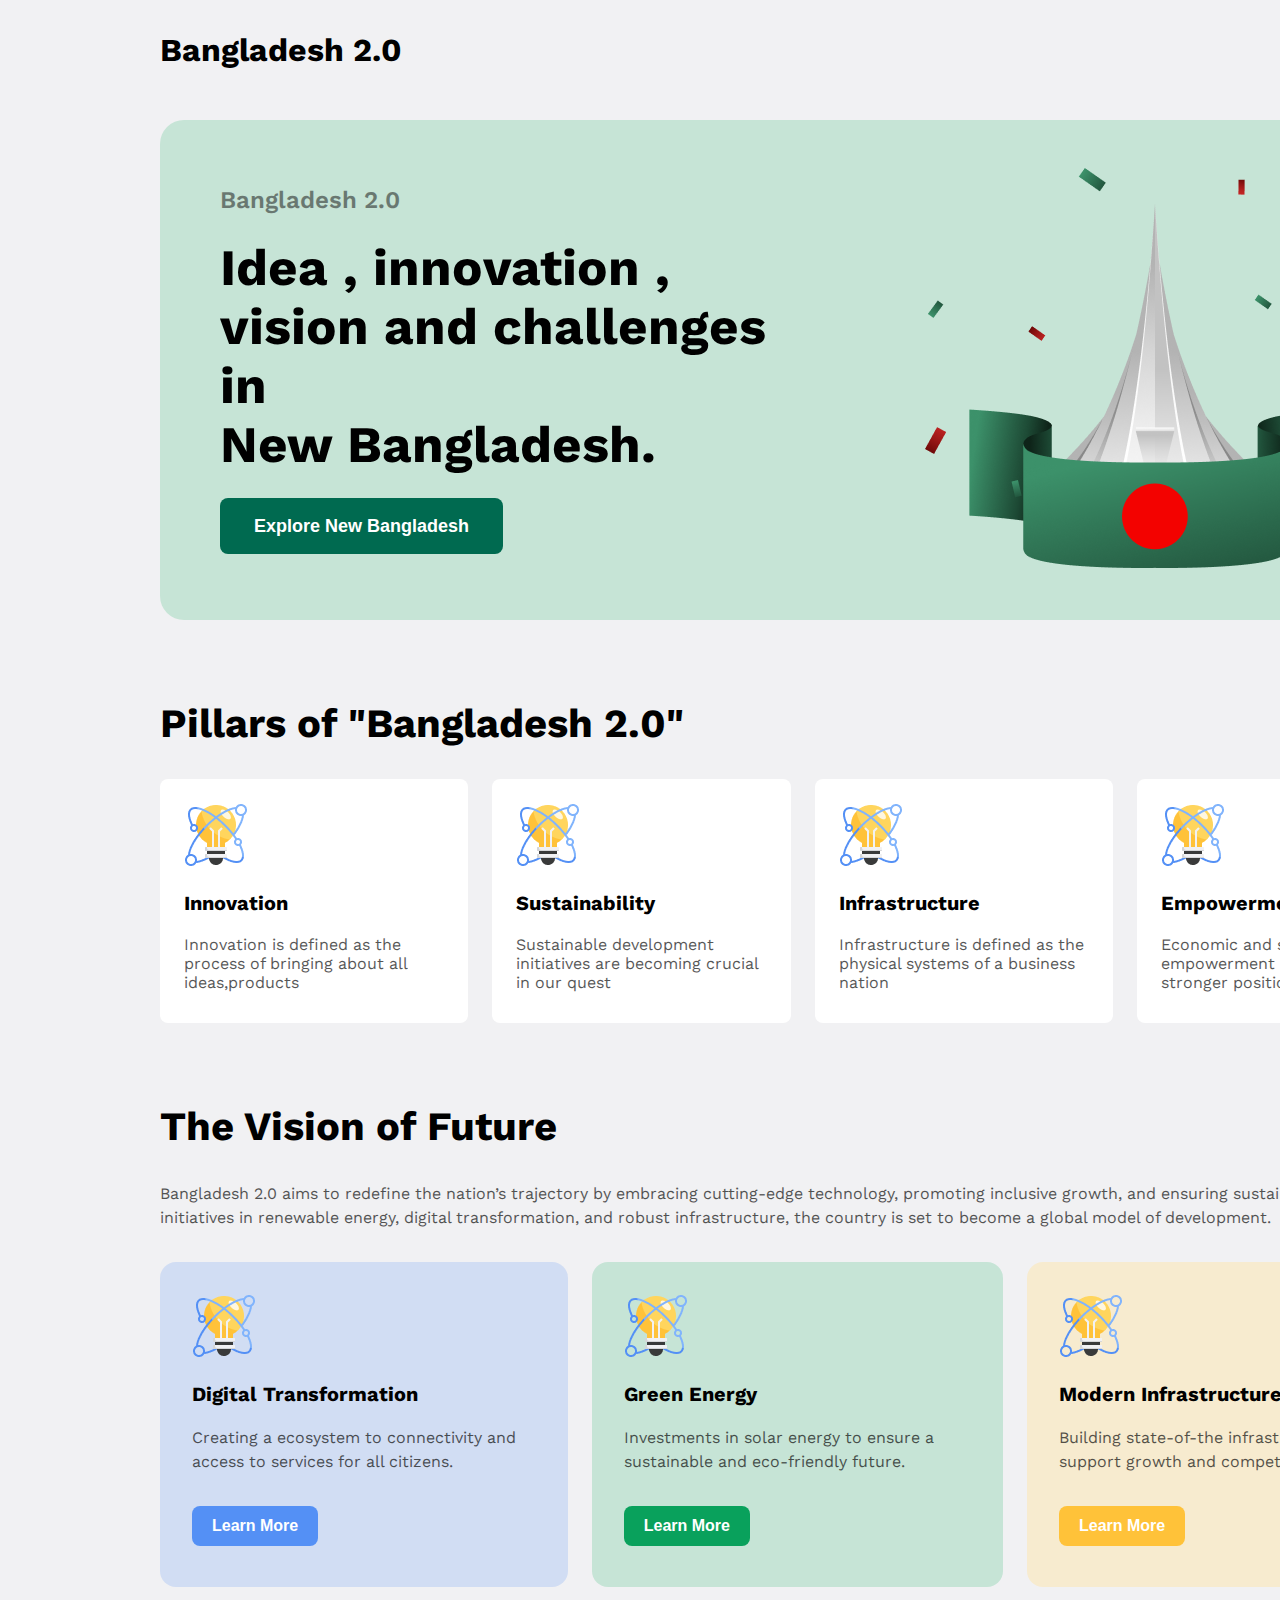
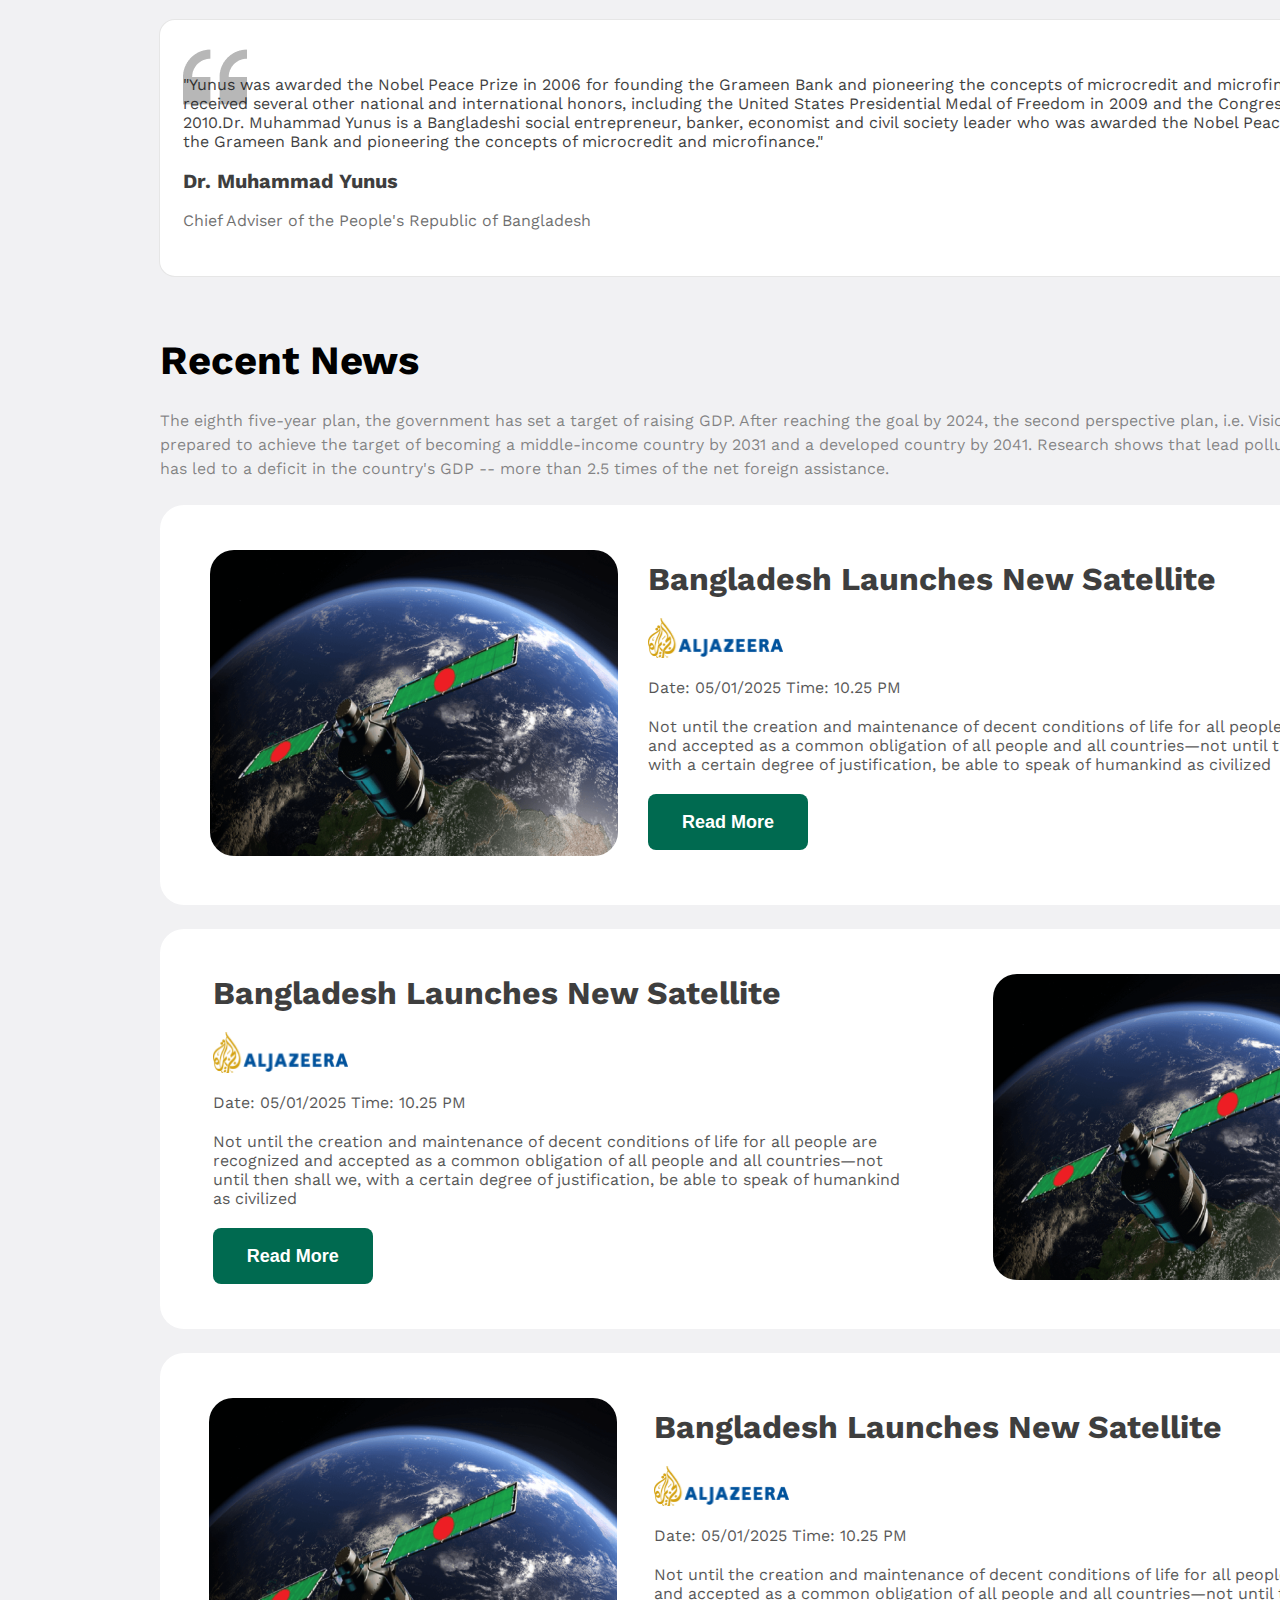
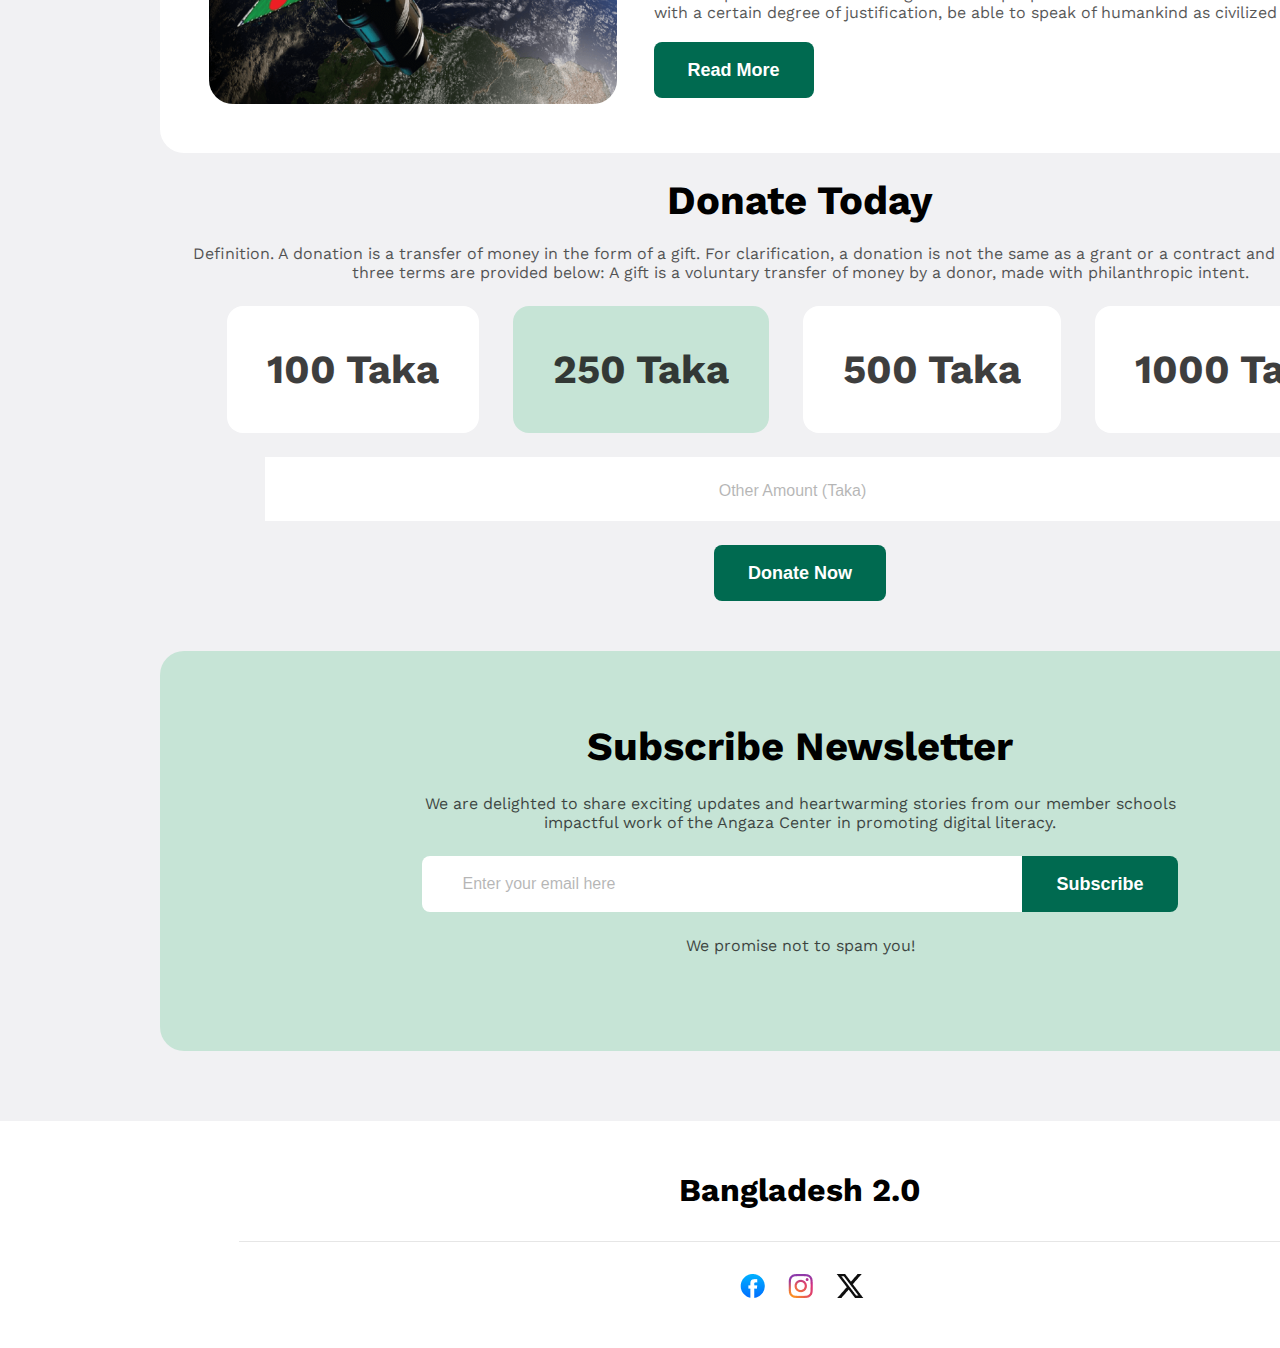
<file: index.html>
<!DOCTYPE html>
<html lang="en">
  <head>
    <meta charset="UTF-8" />
    <meta name="viewport" content="width=device-width, initial-scale=1.0" />
    <title>Bangladesh 2.0</title>
    <link rel="stylesheet" href="style.css" />
  </head>
  <body class="body work-sans-normal">
    <section>
      <header>
        <!-- Nav Start -->
        <div class="menu-bar">
          <nav class="nav-container">
            <div class="leftside">
              <h1 class="nav-text">Bangladesh 2.0</h1>
            </div>
            <div class="btn">
              <button>Sign in</button>
            </div>
          </nav>
        </div>
        <!-- Nav End -->

        <!-- Main start -->
        <main class="main">
          <aside class="text-container">
            <p>Bangladesh 2.0</p>
            <h1>
              Idea , innovation ,<br />
              vision and challenges in<br />
              New Bangladesh.
            </h1>
            <div class="btn">
              <button>Explore New Bangladesh</button>
            </div>
          </aside>
          <aside class="main-pic">
            <img src="./assets/hero.png" alt="" />
          </aside>
        </main>
        <!-- Main end -->
      </header>
      <section class="pillar-container">
        <div class="pillar">
          <h1>Pillars of "Bangladesh 2.0"</h1>
          <div class="pillar-card">
            <div class="card">
              <img src="./assets/card-icon.png" alt="card" />
              <h6>Innovation</h6>
              <p>
                Innovation is defined as the process of bringing about all
                ideas,products
              </p>
            </div>
            <div class="card">
              <img src="./assets/card-icon.png" alt="card" />
              <h6>Sustainability</h6>
              <p>
                Sustainable development initiatives are becoming crucial in our
                quest
              </p>
            </div>
            <div class="card">
              <img src="./assets/card-icon.png" alt="card" />
              <h6>Infrastructure</h6>
              <p>
                Infrastructure is defined as the physical systems of a business
                nation
              </p>
            </div>
            <div class="card">
              <img src="./assets/card-icon.png" alt="card" />
              <h6>Empowerment</h6>
              <p>
                Economic and social empowerment puts women in a stronger
                position
              </p>
            </div>
          </div>
        </div>
      </section>
      <!-- future start  -->
      <section class="future-container">
        <div class="future">
          <h1>The Vision of Future</h1>
          <p>
            Bangladesh 2.0 aims to redefine the nation’s trajectory by embracing
            cutting-edge technology, promoting inclusive growth, and ensuring
            sustainability. With initiatives in renewable energy, digital
            transformation, and robust infrastructure, the country is set to
            become a global model of development.
          </p>
          <div class="future-card">
            <div class="card1">
              <img src="./assets/card-icon.png" alt="card" />
              <h6>Digital Transformation</h6>
              <p>
                Creating a ecosystem to connectivity and access to services for
                all citizens.
              </p>
              <button>Learn More</button>
            </div>
            <div class="card2">
              <img src="./assets/card-icon.png" alt="card" />
              <h6>Green Energy</h6>
              <p>
                Investments in solar energy to ensure a sustainable and
                eco-friendly future.
              </p>
              <button>Learn More</button>
            </div>
            <div class="card3">
              <img src="./assets/card-icon.png" alt="card" />
              <h6>Modern Infrastructure</h6>
              <p>
                Building state-of-the infrastructure to support growth and
                competitiveness.
              </p>
              <button>Learn More</button>
            </div>
          </div>
        </div>
      </section>
      <!-- future end  -->

      <!--Dr. yunus start  -->
      <section class="yunus">
        <div class="ycontainer">
          <p class="font-p">
            "Yunus was awarded the Nobel Peace Prize in 2006 for founding the
            Grameen Bank and pioneering the concepts of microcredit and
            microfinance. Yunus has received several other national and
            international honors, including the United States Presidential Medal
            of Freedom in 2009 and the Congressional Gold Medal in 2010.Dr.
            Muhammad Yunus is a Bangladeshi social entrepreneur, banker,
            economist and civil society leader who was awarded the Nobel Peace
            Prize for founding the Grameen Bank and pioneering the concepts of
            microcredit and microfinance."
          </p>
          <h6>Dr. Muhammad Yunus</h6>
          <p>Chief Adviser of the People's Republic of Bangladesh</p>
        </div>
      </section>
      <!--Dr. yunus end  -->

      <!-- Recent Start  -->

      <!-- box1 start-->
      <section class="recent">
        <div class="recent-text">
          <h1>Recent News</h1>
          <p>
            The eighth five-year plan, the government has set a target of
            raising GDP. After reaching the goal by 2024, the second perspective
            plan, i.e. Vision-2041, is being prepared to achieve the target of
            becoming a middle-income country by 2031 and a developed country by
            2041. Research shows that lead pollution in recent times has led to
            a deficit in the country's GDP -- more than 2.5 times of the net
            foreign assistance.
          </p>
        </div>
        <div class="box-container">
          <aside class="img-container">
            <img src="./assets/satelite.png" alt="" />
          </aside>

          <aside class="text-container">
            <h1>Bangladesh Launches New Satellite</h1>
            <img src="./assets/al-jazeera.png" alt="" />
            <p>Date: 05/01/2025 <span> Time: 10.25 PM</span></p>
            <p>
              Not until the creation and maintenance of decent conditions of
              life for all people are recognized and accepted as a common
              obligation of all people and all countries—not until then shall
              we, with a certain degree of justification, be able to speak of
              humankind as civilized
            </p>
            <div>
              <button class="btn">Read More</button>
            </div>
          </aside>
        </div>
      </section>
      <!-- box1 end-->

      <!-- box2 start  -->
      <div class="box-container2">
        <aside class="text-container2">
          <h1>Bangladesh Launches New Satellite</h1>
          <img src="./assets/al-jazeera.png" alt="" />
          <p>Date: 05/01/2025 <span>Time: 10.25 PM</span></p>
          <p>
            Not until the creation and maintenance of decent conditions of life
            for all people are recognized and accepted as a common obligation of
            all people and all countries—not until then shall we, with a certain
            degree of justification, be able to speak of humankind as civilized
          </p>
          <div>
            <button class="btn">Read More</button>
          </div>
        </aside>
        <aside class="img-container2">
          <img src="./assets/satelite.png" alt="" />
        </aside>
      </div>
      <!-- box2 end-->

      <!-- box3-->
      <div class="box-container3">
        <aside class="img-container3">
          <img src="./assets/satelite.png" alt="" />
        </aside>

        <aside class="text-container3">
          <h1>Bangladesh Launches New Satellite</h1>
          <img src="./assets/al-jazeera.png" alt="" />
          <p>Date: 05/01/2025 <span>Time: 10.25 PM</span></p>
          <p>
            Not until the creation and maintenance of decent conditions of life
            for all people are recognized and accepted as a common obligation of
            all people and all countries—not until then shall we, with a certain
            degree of justification, be able to speak of humankind as civilized
          </p>
          <div class="img-container3">
            <button class="btn">Read More</button>
          </div>
        </aside>
      </div>
      <!-- box3 end-->

      <!-- Recent End  -->
    </section>
    <!-- donate start  -->
    <section class="donate">
      <div class="donate-container">
        <h1>Donate Today</h1>
        <p>
          Definition. A donation is a transfer of money in the form of a gift.
          For clarification, a donation is not the same as a grant or a contract
          and definitions of all<br />
          three terms are provided below: A gift is a voluntary transfer of
          money by a donor, made with philanthropic intent.
        </p>
        <div class="price-boxes">
          <div class="box1">
            <h1>100 Taka</h1>
          </div>
          <div class="box2">
            <h1>250 Taka</h1>
          </div>
          <div class="box3">
            <h1>500 Taka</h1>
          </div>
          <div class="box4">
            <h1>1000 Taka</h1>
          </div>
        </div>

        <div>
          <div class="donate-input">
            <input type="number" placeholder="Other Amount (Taka)" />
          </div>
          <div class="input-btn">
            <button>Donate Now</button>
          </div>
        </div>
      </div>
    </section>
    <!-- donate end  -->

    <!-- newsletter start  -->
    <section class="newsletter">
      <div class="newsletter-container">
        <h1>Subscribe Newsletter</h1>
        <p>
          We are delighted to share exciting updates and heartwarming stories
          from our member schools <br />impactful work of the Angaza Center in
          promoting digital literacy.
        </p>
        <div class="inputbtn">
          <input type="email" placeholder="Enter your email here" />
          <button class="btn">Subscribe</button>
        </div>
        <p>We promise not to spam you!</p>
      </div>
    </section>
    <!-- newsletter end  -->

    <!-- footer start  -->
    <footer class="footer-container">
      <h1>Bangladesh 2.0</h1>
      <div class="border-bottom"></div>
      <div>
        <div class="social-media">
          <img src="./assets/facebook.png" alt="" />
          <img src="./assets/instagram.png" alt="" />
          <img src="./assets/x.png" alt="" />
        </div>
      </div>
    </footer>
    <!-- footer end  -->
  </body>
</html>
</file>
<file: style.css>
@import url("https://fonts.googleapis.com/css2?family=Fira+Sans:ital,wght@0,100;0,200;0,300;0,400;0,500;0,600;0,700;0,800;0,900;1,100;1,200;1,300;1,400;1,500;1,600;1,700;1,800;1,900&family=Open+Sans:ital,wght@0,300..800;1,300..800&family=Work+Sans:ital,wght@0,100..900;1,100..900&display=swap");
.work-sans-normal {
  font-family: "Work Sans", serif;
  font-optical-sizing: auto;
  font-style: normal;
}
* {
  margin: 0;
  padding: 0;
}
.body {
  width: 1600px;
  margin: 0 auto;
  background-color: #f1f1f3;
}
/* navbar start */
.nav-container {
  width: 1280px;
  margin: auto;
  display: flex;
  flex-direction: row;
  justify-content: space-between;
  align-items: center;
}
.nav-text {
  font-size: 32px;
  font-weight: 700;
  line-height: 38px;
  padding: 31px 0;
}

.btn button {
  padding: 15px 30px;
  font-size: 18px;
  font-weight: 600;
  line-height: 22px;
  border: 1px solid #006a50;
  border-radius: 8px;
  color: #006a50;
  cursor: pointer;
}
.btn button:hover {
  background-color: #c6e4d6;
}
/* navbar end */

/* main start */
.main {
  width: 1280px;
  height: 500px;
  margin: 20px auto;
  background-color: #c6e4d6;
  display: flex;
  justify-content: space-between;
  border-radius: 24px;
}
.main .text-container {
  padding: 117px 60px;
  display: flex;
  flex-direction: column;
  gap: 24px;
  justify-content: center;
}
.main .text-container p {
  color: #0e0e0e;
  opacity: 50%;
  font-size: 24px;
  font-weight: 600;
}
.main .text-container h1 {
  font-size: 51px;
  font-weight: 700;
}
.main .btn button {
  padding: 17px 34px;
  font-size: 18px;
  font-weight: 600;
  line-height: 22px;
  border-radius: 8px;
  color: white;
  background-color: #006a50;
  border: none;
}
.main .btn button:hover {
  background-color: #09a15c;
}
.main .main-pic {
  margin: auto 0;
  padding: 40px;
}
/* main end */

/* pillar star */
.pillar-container {
  width: 1280px;
  margin: 80px auto;
  margin-bottom: 70px;
}
.pillar h1 {
  font-size: 40px;
  font-weight: bold;
  margin-bottom: 32px;
}
.pillar-card {
  height: 244px;
  display: flex;
  gap: 24px;
}
.pillar-card .card {
  padding: 24px;
  background: white;
  border-radius: 8px;
}
.pillar-container h6 {
  font-size: 20px;
  font-weight: bold;
  margin: 20px 0;
}
.pillar-container p {
  color: #0e0e0e;
  opacity: 70%;
}
/* pillar star */
/* future start  */
.future-container {
  width: 1280px;
  margin: 80px auto;
  margin-bottom: 32px;
  width: 1280px;
}
.future-container h1 {
  font-size: 40px;
  font-weight: bold;
  margin-bottom: 32px;
}
.future-container p {
  color: #0e0e0e;
  opacity: 70%;
  line-height: 24px;
  font-size: 16px;
  margin-bottom: 32px;
}
.future-container .future-card {
  height: 325px;
  display: flex;
  gap: 24px;
}
.future-card .card1 {
  padding: 32px;
  background-color: #5490f533;
  border-radius: 16px;
}
.future-card .card1 h6 {
  font-size: 20px;
  font-weight: bold;
  margin: 20px 0;
}
.future-card .card1 p {
  color: #0e0e0e;
  opacity: 70%;
}
.future-card .card1 button {
  background-color: #5490f5;
  padding: 11px 20px;
  font-size: 16px;
  font-weight: 600;
  border-radius: 8px;
  color: white;
  border: none;
  z-index: 2;
  cursor: pointer;
}
.future-card .card1 button:hover {
  background-color: #0661ff;
}
/* card2  */
.future-card .card2 {
  padding: 32px;
  background-color: #c6e4d6;
  border-radius: 16px;
}
.future-card .card2 h6 {
  font-size: 20px;
  font-weight: bold;
  margin: 20px 0;
}
.future-card .card2 p {
  color: #0e0e0e;
  opacity: 70%;
}
.future-card .card2 button {
  background-color: #09a15c;
  padding: 11px 20px;
  font-size: 16px;
  font-weight: 600;
  border-radius: 8px;
  color: white;
  border: none;
  z-index: 2;
  cursor: pointer;
}
.future-card .card2 button:hover {
  background-color: #03532f;
}
/* card3 */
.future-card .card3 {
  padding: 32px;
  background-color: #f7ebcf;
  border-radius: 16px;
}
.future-card .card3 h6 {
  font-size: 20px;
  font-weight: bold;
  margin: 20px 0;
}
.future-card .card3 p {
  color: #0e0e0e;
  opacity: 70%;
}
.future-card .card3 button {
  background-color: #ffc239;
  padding: 11px 20px;
  font-size: 16px;
  font-weight: 600;
  border-radius: 8px;
  color: white;
  border: none;
  z-index: 2;
  cursor: pointer;
}
.future-card .card3 button:hover {
  background-color: #ad7900;
}

/* future end  */
/*Dr yunus start */
.yunus {
  width: 1280px;
  height: 256px;
  background-color: white;
  margin: 0 auto;
  border-radius: 16px;
  position: relative;
  border: 1px solid #0e0e0e1a;
  margin-bottom: 60px;
}
.yunus .ycontainer {
  background-image: url("./assets/quote-bg.png");
  background-repeat: no-repeat;
  padding: 30px 0;
  position: absolute;
  left: 23px;
  top: 25px;
  display: flex;
  flex-direction: column;
  gap: 18px;
}
.yunus .ycontainer h6 {
  font-size: 20px;
  font: weight 600px;
  line-height: 24px;
  color: #0e0e0e;
  opacity: 80%;
}
.yunus .ycontainer .font-p {
  color: #0e0e0e;
  opacity: 80%;
}
.yunus .ycontainer p {
  color: #0e0e0e;
  opacity: 60%;
}
/* Dr yunus  end */

/* recent start  */
.recent {
  width: 1280px;
  margin: 0 auto;
}
.recent-text h1 {
  font-size: 40px;
  font-weight: 700;
  line-height: 48px;
  margin-bottom: 24px;
}
.recent-text p {
  color: #0e0e0eb3;
  opacity: 70%;
  font-size: 16px;
  font-weight: 400;
  line-height: 24px;
  margin-bottom: 24px;
}
.recent .box-container {
  display: flex;
  align-items: center;
  justify-content: space-around;
  background-color: white;
  height: 400px;
  border-radius: 24px;
}
.img-container {
  width: 80%;
}
.recent .text-container {
  display: flex;
  flex-direction: column;
  justify-content: space-around;
  background-color: white;
  margin-left: 30px;
  margin-right: 30px;
  gap: 20px;
}
.recent .text-container h1 {
  font-weight: bold;
  font-size: 32px;
  color: #0e0e0e;
  opacity: 80%;
}
.recent .text-container p {
  font-size: 16px;
  color: #0e0e0e;
  opacity: 70%;
}
.recent .text-container button {
  padding: 17px 34px;
  display: inline;
  font-size: 18px;
  font-weight: 600;
  line-height: 22px;
  border-radius: 8px;
  color: white;
  border: none;
  background-color: #006a50;
  cursor: pointer;
}
.recent .text-container button:hover {
  background-color: #09a15c;
}
.recent .box-container .img-container img {
  border-radius: 24px;
  margin-left: 50px;
}
.recent .box-container .text-container img {
  width: 135px;
}
.box-container2 {
  width: 1280px;
  margin: 24px auto;
  display: flex;
  align-items: center;
  justify-content: space-around;
  background-color: white;
  height: 400px;
  border-radius: 24px;
}
.text-container2 {
  display: flex;
  flex-direction: column;
  justify-content: space-around;
  background-color: white;
  gap: 20px;
  width: 55%;
  margin-left: 15px;
}

/* conatiner 2 */
.text-container2 h1 {
  font-weight: bold;
  font-size: 32px;
  color: #0e0e0e;
  opacity: 80%;
}
.text-container2 p {
  font-size: 16px;
  color: #0e0e0e;
  opacity: 70%;
}
.text-container2 button {
  padding: 17px 34px;
  display: inline;
  font-size: 18px;
  font-weight: 600;
  line-height: 22px;
  border-radius: 8px;
  color: white;
  border: none;
  background-color: #006a50;
  cursor: pointer;
}
.text-container2 button:hover {
  background-color: #09a15c;
}
.text-container2 img {
  width: 135px;
}
.img-container2 {
  width: 32%;
}
.img-container2 img {
  border-radius: 24px;
}
/*  end*/
/* conatiner 3 */

.box-container3 {
  display: flex;
  align-items: center;
  justify-content: space-around;
  background-color: white;
  height: 400px;
  border-radius: 24px;
}

.text-containe3 {
  display: flex;
  flex-direction: column;
  justify-content: space-around;
  background-color: white;
  margin-left: 30px;
  margin-right: 30px;
  gap: 20px;
}
.text-container3 h1 {
  font-weight: bold;
  font-size: 32px;
  color: #0e0e0e;
  opacity: 80%;
}
.text-container3 p {
  font-size: 16px;
  color: #0e0e0e;
  opacity: 70%;
}
.text-container3 button {
  padding: 17px 34px;
  display: inline;
  font-size: 18px;
  font-weight: 600;
  line-height: 22px;
  border-radius: 8px;
  color: white;
  border: none;
  background-color: #006a50;
  cursor: pointer;
}
.text-container3 button:hover {
  background-color: #09a15c;
}
.box-container3 .img-container3 img {
  border-radius: 24px;
  margin-left: 30px;
}
.box-container3 .text-container3 img {
  width: 135px;
}
.box-container3 {
  width: 1280px;
  margin: 24px auto;
  display: flex;
  align-items: center;
  justify-content: space-around;
  background-color: white;
  height: 400px;
  border-radius: 24px;
}
.text-container3 {
  display: flex;
  flex-direction: column;
  justify-content: space-around;
  background-color: white;
  gap: 20px;
  width: 60%;
}

/* recent end  */

/* donate start  */

.donate {
  width: 1280px;
  margin: 0 auto;
  display: flex;
  text-align: center;
  align-items: center;
  justify-content: center;
  border-radius: 24px;
  margin-bottom: 50px;
}
.donate h1 {
  font-size: 40px;
  font-weight: bold;
}
.donate p {
  color: #0e0e0e;
  opacity: 70%;
  font-size: 16px;
  margin-bottom: 24px;
  margin-top: 20px;
}
.donate .price-boxes {
  display: flex;
  margin: 24px auto;
  justify-content: space-evenly;
}
.donate .price-boxes .box1 {
  background-color: white;
  border-radius: 16px;
  cursor: pointer;
}
.donate .price-boxes .box1:hover {
  background-color: #10cc74;
}
.donate .price-boxes .box1 h1 {
  color: #0e0e0e;
  opacity: 80%;
  font-weight: bold;
  font-size: 40px;
  padding: 40px;
}

.donate .price-boxes .box2 {
  border-radius: 16px;
  background-color: #c6e4d6;
  cursor: pointer;
}
.donate .price-boxes .box2:hover {
  background-color: #10cc74;
}
.donate .price-boxes .box2 h1 {
  color: #0e0e0e;
  opacity: 80%;
  font-weight: bold;
  font-size: 40px;
  padding: 40px;
}

.donate .price-boxes .box3 {
  background-color: white;
  border-radius: 16px;
  cursor: pointer;
}
.donate .price-boxes .box3:hover {
  background-color: #10cc74;
}
.donate .price-boxes .box3 h1 {
  color: #0e0e0e;
  opacity: 80%;
  font-weight: bold;
  font-size: 40px;
  padding: 40px;
}
.donate .price-boxes .box4 {
  background-color: white;
  border-radius: 16px;
  cursor: pointer;
}
.donate .price-boxes .box4:hover {
  background-color: #10cc74;
}
.donate .price-boxes .box4 h1 {
  color: #0e0e0e;
  opacity: 80%;
  font-weight: bold;
  font-size: 40px;
  padding: 40px;
}

.donate input {
  width: 1070px;
  height: 64px;
  border: none;
  background: white;
}
input[type="number"] {
  text-align: center;
  font-size: 20px;
  color: #0e0e0e;
}

.donate .donate-input {
  display: flex;
  justify-content: center;
  margin-bottom: 24px;
}
.donate .input-btn button {
  padding: 17px 34px;
  display: inline;
  font-size: 18px;
  font-weight: 600;
  line-height: 22px;
  border-radius: 8px;
  color: white;
  border: none;
  background-color: #006a50;
  cursor: pointer;
}
.donate .input-btn button:hover {
  background-color: #09a15c;
}
/* donate end  */

/* newletter start  */
.newsletter {
  width: 1280px;
  height: 400px;
  margin: 0 auto;
  background-color: #c6e4d6;
  display: flex;
  text-align: center;
  align-items: center;
  justify-content: center;
  border-radius: 24px;
  margin-bottom: 50px;
}
.newsletter-container h1 {
  font-size: 40px;
  font-weight: bold;
  margin-bottom: 24px;
}
.newsletter-container p {
  color: #0e0e0e;
  opacity: 75%;
  font-size: 16px;
  margin-bottom: 24px;
}
.inputbtn {
  display: flex;
  justify-content: center;
  margin-bottom: 24px;
}
.inputbtn input {
  width: 600px;
  height: 56px;
  border: none;
  border-radius: 8px 0 0 8px;
  background: rgb(255, 255, 255);
}
::placeholder {
  color: #0e0e0e;
  opacity: 30%;
  font-size: 16px;
  padding: 0 40px;
}
.inputbtn button {
  padding: 17px 34px;
  font-size: 18px;
  font-weight: 600;
  line-height: 22px;
  border-radius: 0 8px 8px 0;
  color: white;
  border: none;
  background-color: #006a50;
  cursor: pointer;
}
.inputbtn button:hover {
  background-color: #09a15c;
}

/* newletter end  */
/* footer start  */
.footer-container {
  width: 1600px;
  margin: 0 auto;
  margin-top: 70px;
  padding: 50px 0;
  text-align: center;
  background-color: white;
}
.footer-container .border-bottom {
  margin: 32px auto;
  text-align: center;
  border-bottom: 1px solid #0e0e0e1a;
  width: 1122px;
}
.social-media {
  width: 120px;
  height: 24px;
  margin: 0 auto;
  display: flex;
  gap: 23px;
  cursor: pointer;
}
/* footer end  */
</file>
